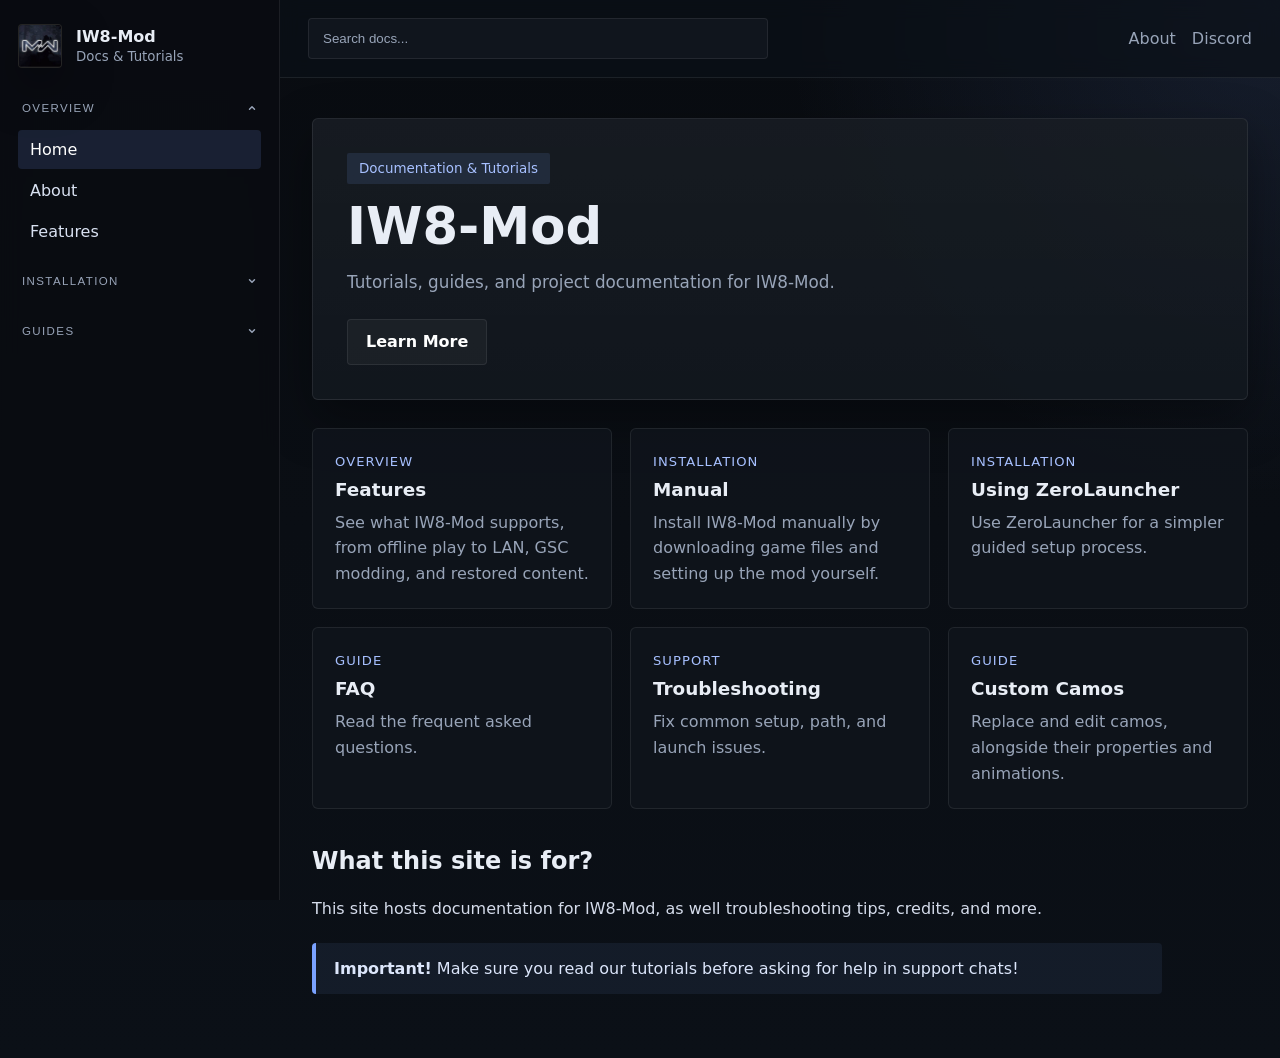
<file: index.html>
<!DOCTYPE html>
<html lang="en">

<head>
  <meta charset="UTF-8" />
  <meta name="viewport" content="width=device-width, initial-scale=1.0" />
  <title>IW8-Mod Docs - Home</title>
  <meta name="description" content="Documentation and tutorials for the IW8-Mod Call of Duty modding project." />
  <link rel="stylesheet" href="assets/css/style.css" />
  <link rel="icon" type="image/png" href="assets/images/iw8mod-icon.jpg" />
  
  <meta content="IW8-Mod Docs - Home" property="og:title" />
  <meta content="Our homepage for IW8-Mod, explore tutorials and documentation." property="og:description" />
  <meta content="https://docs.iw8.dev" property="og:url" />
  
  <meta content="https://docs.iw8.dev/assets/images/iw8mod-icon.jpg" property="og:image" />
  
  <meta content="#FF5733" name="theme-color" />
</head>


<body>
  <div class="site-shell">
    <aside class="sidebar" id="sidebar">
      <div class="sidebar-inner">
        <a class="brand" href="/">
          <img class="brand-mark brand-logo" src="assets/images/iw8mod-icon.jpg" alt="IW8-Mod logo" />
          <div>
            <strong>IW8-Mod</strong>
            <small>Docs & Tutorials</small>
          </div>
        </a>

        <nav class="sidebar-nav">
          <div class="nav-group is-open">
            <button class="nav-group-toggle" type="button" aria-expanded="true">
              <span class="nav-label">Overview</span>
              <span class="nav-chevron">⌄</span>
            </button>
            <div class="nav-group-links">
              <a class="nav-link active" href="/">Home</a>
              <a class="nav-link" href="/about/">About</a>
              <a class="nav-link" href="/features/">Features</a>
            </div>
          </div>

          <div class="nav-group">
            <button class="nav-group-toggle" type="button" aria-expanded="false">
              <span class="nav-label">Installation</span>
              <span class="nav-chevron">⌄</span>
            </button>
            <div class="nav-group-links">
              <a class="nav-link" href="/installation/manual/">Manual</a>
              <a class="nav-link" href="/installation/zerolauncher/">Using ZeroLauncher</a>
            </div>
          </div>

          <div class="nav-group">
            <button class="nav-group-toggle" type="button" aria-expanded="false">
              <span class="nav-label">Guides</span>
              <span class="nav-chevron">⌄</span>
            </button>
            <div class="nav-group-links">
              <a class="nav-link" href="/guides/faq/">FAQ</a>
              <a class="nav-link" href="/guides/troubleshooting/">Troubleshooting</a>
              <a class="nav-link" href="/guides/camos/">Custom Camos</a>
              <a class="nav-link" href="../../guides/ricochet/">Ricochet Anti-Cheat</a>
            </div>
          </div>
        </nav>
      </div>
    </aside>

    <div class="main-area">
      <header class="topbar">
        <button class="menu-toggle" id="menuToggle" aria-label="Toggle sidebar">
          ☰
        </button>

        <div class="topbar-search">
          <input type="text" placeholder="Search docs..." />
        </div>

        <div class="topbar-links">
          <a href="/about/">About</a>
          <a href="https://discord.gg/WVSErUvBbj">Discord</a>
        </div>
      </header>

      <main class="content">
        <section class="hero">
          <div class="hero-badge">Documentation & Tutorials</div>
          <h1>IW8-Mod</h1>
          <p>
            Tutorials, guides, and project documentation for
            IW8-Mod.
          </p>

          <div class="hero-actions">
            <a class="btn btn-secondary" href="about/">Learn More</a>
          </div>
        </section>

        <section class="grid-cards">

          <a class="doc-card" href="features/">
            <span class="card-kicker">Overview</span>
            <h2>Features</h2>
            <p>See what IW8-Mod supports, from offline play to LAN, GSC modding, and restored content.</p>
          </a>

          <a class="doc-card" href="installation/manual/">
            <span class="card-kicker">Installation</span>
            <h2>Manual</h2>
            <p>Install IW8-Mod manually by downloading game files and setting up the mod yourself.</p>
          </a>

          <a class="doc-card" href="installation/zerolauncher/">
            <span class="card-kicker">Installation</span>
            <h2>Using ZeroLauncher</h2>
            <p>Use ZeroLauncher for a simpler guided setup process.</p>
          </a>

          <a class="doc-card" href="guides/faq/">
            <span class="card-kicker">Guide</span>
            <h2>FAQ</h2>
            <p>Read the frequent asked questions.</p>
          </a>

          <a class="doc-card" href="guides/troubleshooting/">
            <span class="card-kicker">Support</span>
            <h2>Troubleshooting</h2>
            <p>Fix common setup, path, and launch issues.</p>
          </a>

          <a class="doc-card" href="guides/camos/">
            <span class="card-kicker">Guide</span>
            <h2>Custom Camos</h2>
            <p>Replace and edit camos, alongside their properties and animations.</p>
          </a>

        </section>

        <section class="doc-section">
          <br>
          <br>
          <h2>What this site is for?</h2>
          <p>
            This site hosts documentation for IW8-Mod, as well troubleshooting tips, credits, and more.
          </p>

          <div class="callout">
            <strong>Important!</strong> Make sure you read our tutorials before asking for help in support chats!
          </div>
        </section>
      </main>
    </div>
  </div>
  <script src="assets/js/main.js"></script>
</body>

</html>
</file>
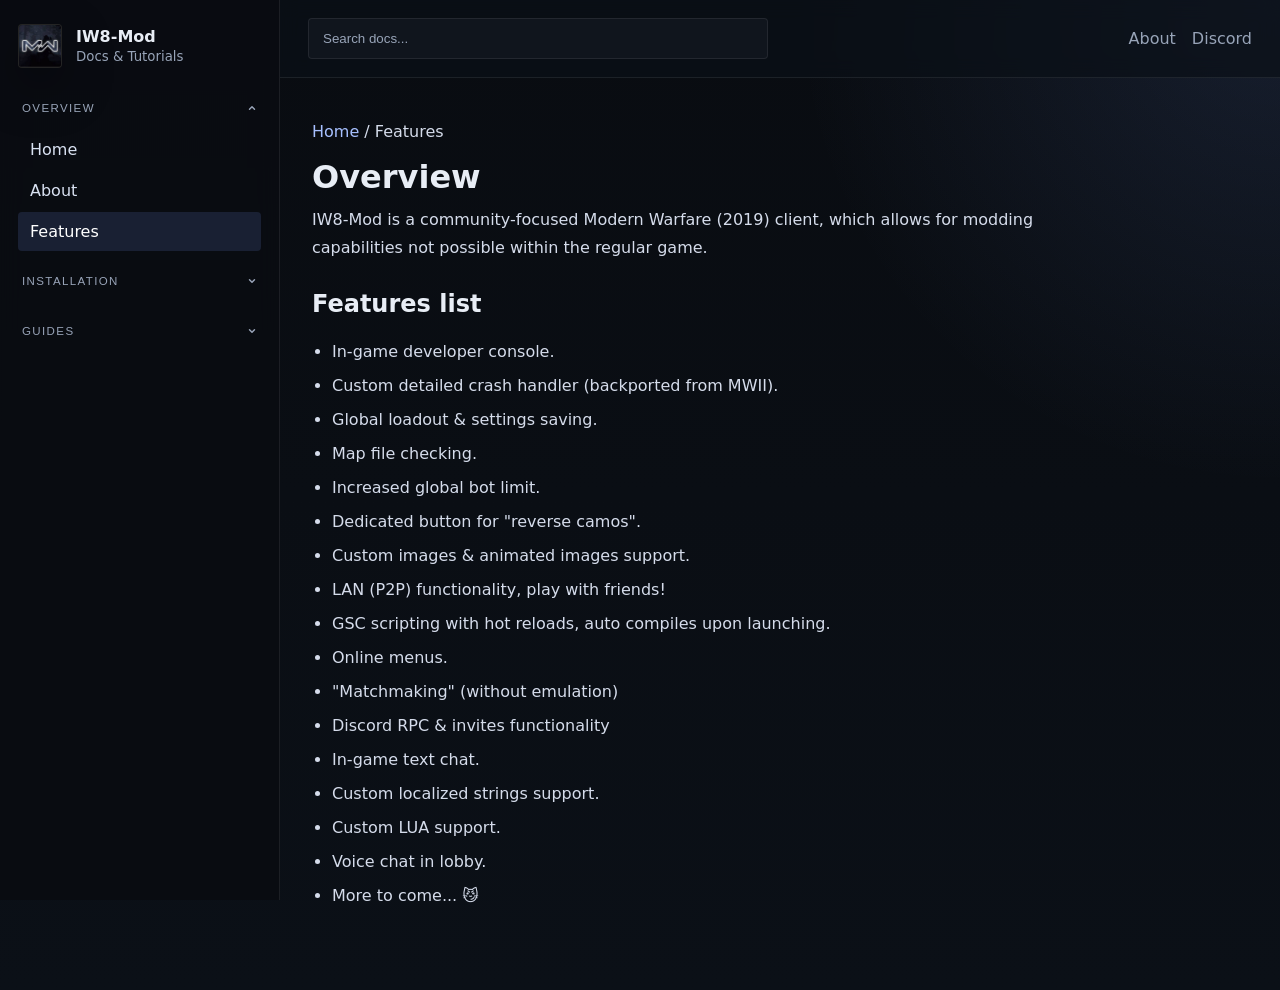
<file: features/index.html>
<!DOCTYPE html>
<html lang="en">

<head>
  <meta charset="UTF-8" />
  <meta name="viewport" content="width=device-width, initial-scale=1.0" />
  <title>IW8-Mod Docs - Features</title>
  <meta name="description" content="Features of IW8-Mod." />
  <link rel="stylesheet" href="../assets/css/style.css" />
  <link rel="icon" type="image/png" href="../assets/images/iw8mod-icon.jpg" />
</head>

<body>
  <div class="site-shell">
    <aside class="sidebar" id="sidebar">
      <div class="sidebar-inner">
        <a class="brand" href="../">
          <img class="brand-mark brand-logo" src="../assets/images/iw8mod-icon.jpg" alt="IW8-Mod logo" />
          <div>
            <strong>IW8-Mod</strong>
            <small>Docs & Tutorials</small>
          </div>
        </a>

        <nav class="sidebar-nav">
          <div class="nav-group is-open">
            <button class="nav-group-toggle" type="button" aria-expanded="true">
              <span class="nav-label">Overview</span>
              <span class="nav-chevron">⌄</span>
            </button>
            <div class="nav-group-links">
              <a class="nav-link" href="../">Home</a>
              <a class="nav-link" href="../about/">About</a>
              <a class="nav-link active" href="./">Features</a>
            </div>
          </div>

          <div class="nav-group">
            <button class="nav-group-toggle" type="button" aria-expanded="false">
              <span class="nav-label">Installation</span>
              <span class="nav-chevron">⌄</span>
            </button>
            <div class="nav-group-links">
              <a class="nav-link" href="../installation/manual/">Manual</a>
              <a class="nav-link" href="../installation/zerolauncher/">Using ZeroLauncher</a>
            </div>
          </div>

          <div class="nav-group">
            <button class="nav-group-toggle" type="button" aria-expanded="false">
              <span class="nav-label">Guides</span>
              <span class="nav-chevron">⌄</span>
            </button>
            <div class="nav-group-links">
              <a class="nav-link" href="../guides/faq/">FAQ</a>
              <a class="nav-link" href="../guides/troubleshooting/">Troubleshooting</a>
              <a class="nav-link" href="../guides/camos/">Custom Camos</a>
              <a class="nav-link" href="../../guides/ricochet/">Ricochet Anti-Cheat</a>
            </div>
          </div>
        </nav>
      </div>
    </aside>

    <div class="main-area">
      <header class="topbar">
        <button class="menu-toggle" id="menuToggle" aria-label="Toggle sidebar">☰</button>

        <div class="topbar-search">
          <input type="text" placeholder="Search docs..." />
        </div>

        <div class="topbar-links">
          <a href="../about/">About</a>
          <a href="https://discord.gg/WVSErUvBbj">Discord</a>
        </div>
      </header>

      <main class="content doc-page">
        <p class="breadcrumb"><a href="../">Home</a> / Features</p>
        <h1>Overview</h1>
        <p>
          IW8-Mod is a community-focused Modern Warfare (2019) client, which allows for modding capabilities not
          possible within the regular game.
        </p>

        <h2>Features list</h2>
        <ul>
          <li>In-game developer console.</li>
          <li>Custom detailed crash handler (backported from MWII).</li>
          <li>Global loadout & settings saving.</li>
          <li>Map file checking.</li>
          <li>Increased global bot limit.</li>
          <li>Dedicated button for "reverse camos".</li>
          <li>Custom images & animated images support.</li>
          <li>LAN (P2P) functionality, play with friends!</li>
          <li>GSC scripting with hot reloads, auto compiles upon launching.</li>
          <li>Online menus.</li>
          <li>"Matchmaking" (without emulation)</li>
          <li>Discord RPC & invites functionality</li>
          <li>In-game text chat.</li>
          <li>Custom localized strings support.</li>
          <li>Custom LUA support.</li>
          <li>Voice chat in lobby.</li>
          <li>More to come... 😼</li>
        </ul>
        </div>
      </main>
    </div>
  </div>
  <script src="../assets/js/main.js"></script>
</body>

</html>
</file>
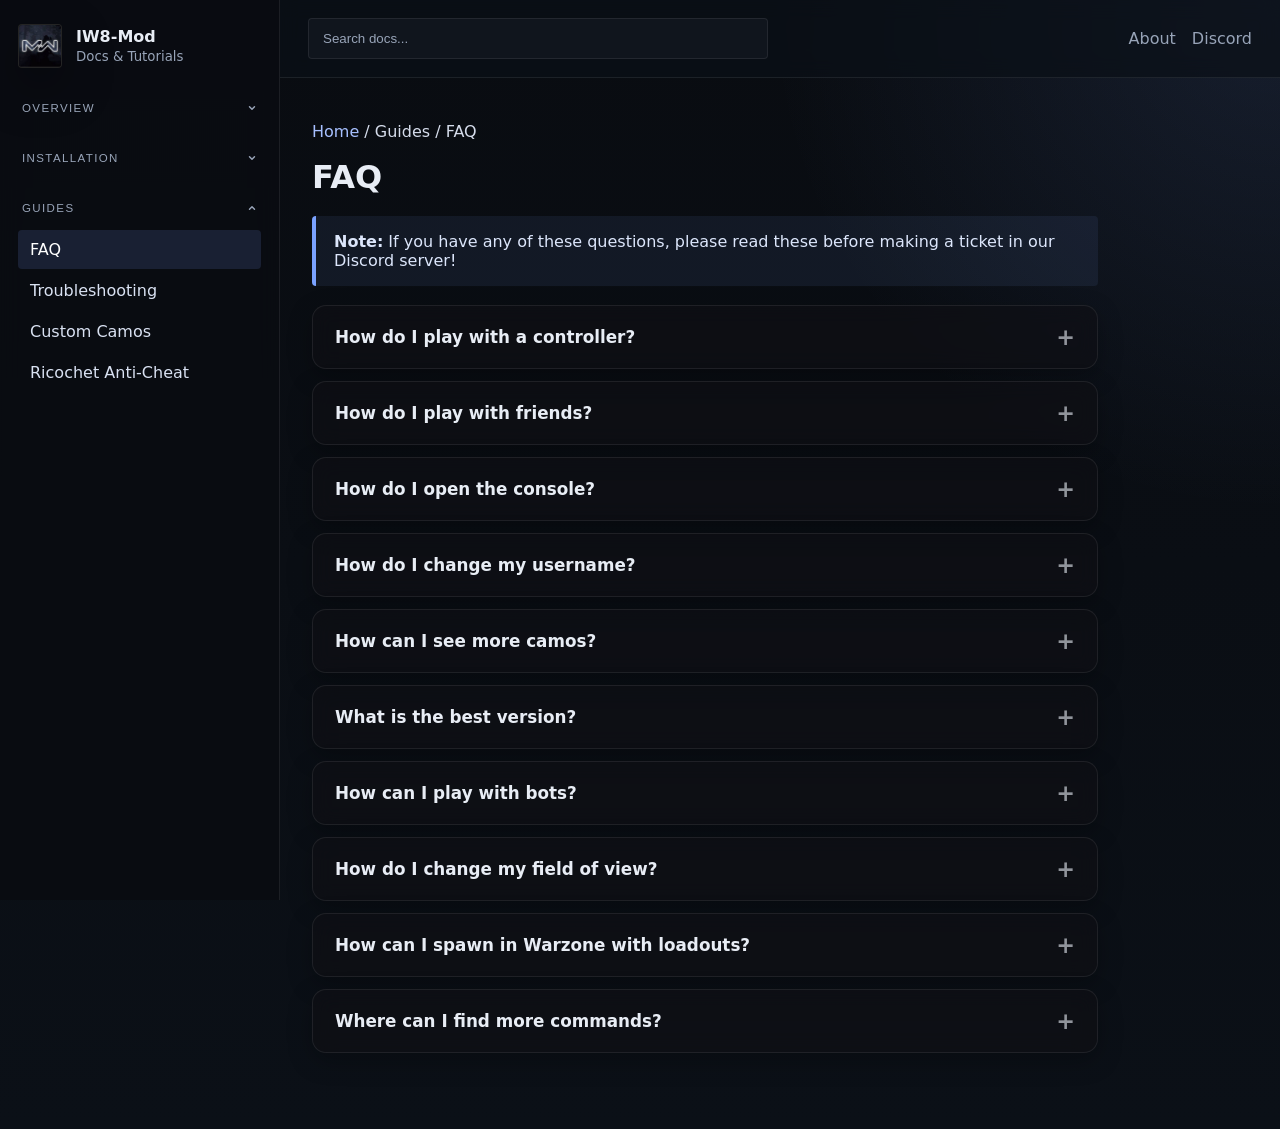
<file: guides/faq/index.html>
<!DOCTYPE html>
<html lang="en">

<head>
  <meta charset="UTF-8" />
  <meta name="viewport" content="width=device-width, initial-scale=1.0" />
  <title>IW8-Mod Docs - FAQ</title>
  <link rel="stylesheet" href="../../assets/css/style.css" />
  <link rel="icon" type="image/png" href="../../assets/images/iw8mod-icon.jpg" />
</head>

<body>
  <div class="site-shell">
    <aside class="sidebar" id="sidebar">
      <div class="sidebar-inner">
        <a class="brand" href="../../">
          <img class="brand-mark brand-logo" src="../../assets/images/iw8mod-icon.jpg" alt="IW8-Mod logo" />
          <div>
            <strong>IW8-Mod</strong>
            <small>Docs & Tutorials</small>
          </div>
        </a>

        <nav class="sidebar-nav">
          <div class="nav-group">
            <button class="nav-group-toggle" type="button" aria-expanded="false">
              <span class="nav-label">Overview</span>
              <span class="nav-chevron">⌄</span>
            </button>
            <div class="nav-group-links">
              <a class="nav-link" href="../../">Home</a>
              <a class="nav-link" href="../../about/">About</a>
              <a class="nav-link" href="../../features/">Features</a>
            </div>
          </div>

          <div class="nav-group">
            <button class="nav-group-toggle" type="button" aria-expanded="false">
              <span class="nav-label">Installation</span>
              <span class="nav-chevron">⌄</span>
            </button>
            <div class="nav-group-links">
              <a class="nav-link" href="../../installation/manual/">Manual</a>
              <a class="nav-link" href="../../installation/zerolauncher/">Using ZeroLauncher</a>
            </div>
          </div>

          <div class="nav-group is-open">
            <button class="nav-group-toggle" type="button" aria-expanded="true">
              <span class="nav-label">Guides</span>
              <span class="nav-chevron">⌄</span>
            </button>
            <div class="nav-group-links">
              <a class="nav-link active" href="../../guides/faq/">FAQ</a>
              <a class="nav-link" href="../../guides/troubleshooting/">Troubleshooting</a>
              <a class="nav-link" href="../../guides/camos/">Custom Camos</a>
              <a class="nav-link" href="../../guides/ricochet/">Ricochet Anti-Cheat</a>
            </div>
          </div>
        </nav>
      </div>
    </aside>

    <div class="main-area">
      <header class="topbar">
        <button class="menu-toggle" id="menuToggle" aria-label="Toggle sidebar">
          ☰
        </button>

        <div class="topbar-search">
          <input type="text" placeholder="Search docs..." />
        </div>

        <div class="topbar-links">
          <a href="../../about/">About</a>
          <a href="https://discord.gg/WVSErUvBbj">Discord</a>
        </div>
      </header>

      <main class="content doc-page">
        <p class="breadcrumb"><a href="../../">Home</a> / Guides / FAQ</p>
        <h1>FAQ</h1>
        
        <div class="callout">
          <strong>Note:</strong> If you have any of these questions, please read these before making a ticket in our Discord server!
        </div>
        <br>
      <details class="faq-item">
        <summary>How do I play with a controller?</summary>
        <p>
          The mods don't change how controllers work, so every game supports them natively.
          Unless your controller chip wasn't supported when the build was released
          (usually DualSense), look for a DS4 tutorial online.
        </p>
      </details>

      <details class="faq-item">
        <summary>How do I play with friends?</summary>
        <p>
          Go to the #lan-method channel on Discord.
          Vanguard &amp; Modern Warfare/Warzone (1.41.2 / 1.60.0 / 1.64.5) are supported.
        </p>
      </details>

      <details class="faq-item">
        <summary>How do I open the console?</summary>
        <p>
          Press the key under ESC. This is usually tilde (<code>`</code> or <code>~</code>)
          or <code>²</code> on AZERTY keyboards.
          If you have a 60% keyboard, press <code>FN + ESC</code> instead.
        </p>
      </details>

      <details class="faq-item">
        <summary>How do I change my username?</summary>
        <p>
          Use the command:
          <code>name Lifix</code><br>
          Replace <code>Lifix</code> with the username you want.
        </p>
      </details>

      <details class="faq-item">
        <summary>How can I see more camos?</summary>
        <p>
          You can see all available camouflages by pressing
          <strong>Camo Swap</strong> at the bottom of the camouflage menu.
          You can also create your own using the documentation available on this site.
        </p>
      </details>

      <details class="faq-item">
        <summary>What is the best version?</summary>
        <p>
          You'll need to decide that for yourself!
        </p>
      </details>

      <details class="faq-item">
        <summary>How can I play with bots?</summary>
        <p>
          Currently, bots require scripts. You can find them in the
          <strong>#community-extras</strong> channel.
          <br><br>
          <strong>Bots (GSC)</strong> by RyGuy2Cool provides regular game bots.
          <br>
          <strong>Bot Overhaul GSC</strong> by cilism includes more advanced AI behaviour.
        </p>
      </details>

      <details class="faq-item">
        <summary>How do I change my field of view?</summary>
        <p>
          You can change it through the in-game settings or by using:
          <br><br>
          <code>cg_fov</code> — sets a custom FOV value (65-120)
          <br>
          <code>cg_fovscale</code> — applies a multiplier to your current FOV (0.5-2.0)
        </p>
      </details>

      <details class="faq-item">
        <summary>How can I spawn in Warzone with loadouts?</summary>
        <p>
          Run the following command before starting a match:
          <br><br>

          <code>
            set scr_br_loadout_option standardammo;
            set scr_br_allowLoadout 1;
            set scr_br_use_set_loadouts 1;
            set scr_br_allowLoadoutOnlyInPreLobby 0
          </code>

          <br><br>

          To disable it, invert the numeric values.
        </p>
      </details>

      <details class="faq-item">
        <summary>Where can I find more commands?</summary>
        <p>
          Most users won't need additional commands, but advanced users can browse:
          <br><br>

          <a href="https://atu-atlas.github.io" target="_blank">
            atu-atlas.github.io
          </a>

          <br><br>

          <em>
            Note: This website is not affiliated with IW8-Mod and its content may vary.
          </em>
        </p>
      </details>
      </main>
    </div>
  </div>
  <script src="../../assets/js/main.js"></script>
</body>

</html>
</file>
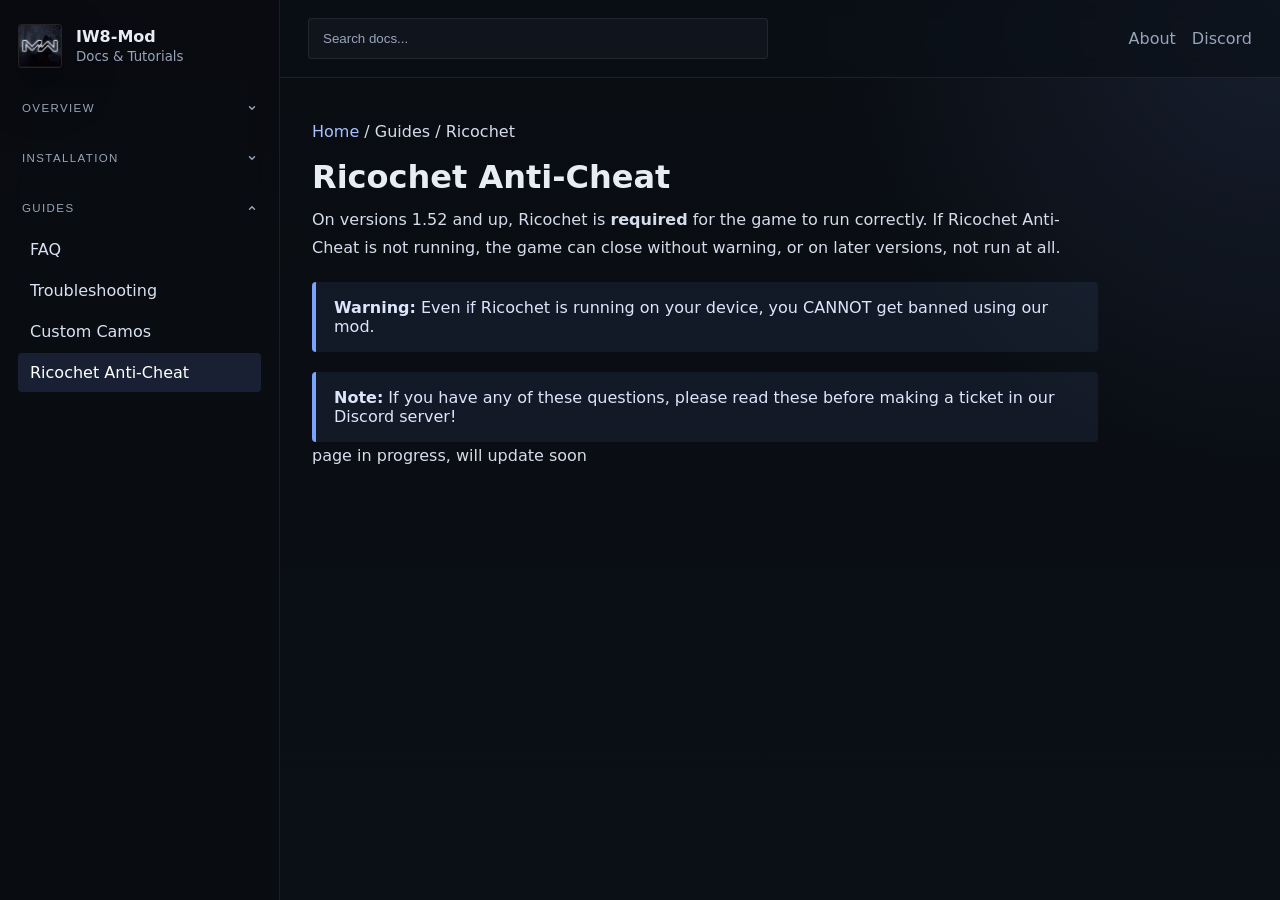
<file: guides/ricochet/index.html>
<!DOCTYPE html>
<html lang="en">

<head>
  <meta charset="UTF-8" />
  <meta name="viewport" content="width=device-width, initial-scale=1.0" />
  <title>IW8-Mod Docs - FAQ</title>
  <link rel="stylesheet" href="../../assets/css/style.css" />
  <link rel="icon" type="image/png" href="../../assets/images/iw8mod-icon.jpg" />
</head>

<body>
  <div class="site-shell">
    <aside class="sidebar" id="sidebar">
      <div class="sidebar-inner">
        <a class="brand" href="../../">
          <img class="brand-mark brand-logo" src="../../assets/images/iw8mod-icon.jpg" alt="IW8-Mod logo" />
          <div>
            <strong>IW8-Mod</strong>
            <small>Docs & Tutorials</small>
          </div>
        </a>

        <nav class="sidebar-nav">
          <div class="nav-group">
            <button class="nav-group-toggle" type="button" aria-expanded="false">
              <span class="nav-label">Overview</span>
              <span class="nav-chevron">⌄</span>
            </button>
            <div class="nav-group-links">
              <a class="nav-link" href="../../">Home</a>
              <a class="nav-link" href="../../about/">About</a>
              <a class="nav-link" href="../../features/">Features</a>
            </div>
          </div>

          <div class="nav-group">
            <button class="nav-group-toggle" type="button" aria-expanded="false">
              <span class="nav-label">Installation</span>
              <span class="nav-chevron">⌄</span>
            </button>
            <div class="nav-group-links">
              <a class="nav-link" href="../../installation/manual/">Manual</a>
              <a class="nav-link" href="../../installation/zerolauncher/">Using ZeroLauncher</a>
            </div>
          </div>

          <div class="nav-group is-open">
            <button class="nav-group-toggle" type="button" aria-expanded="true">
              <span class="nav-label">Guides</span>
              <span class="nav-chevron">⌄</span>
            </button>
            <div class="nav-group-links">
              <a class="nav-link" href="../../guides/faq/">FAQ</a>
              <a class="nav-link" href="../../guides/troubleshooting/">Troubleshooting</a>
              <a class="nav-link" href="../../guides/camos/">Custom Camos</a>
              <a class="nav-link active" href="../../guides/ricochet/">Ricochet Anti-Cheat</a>

            </div>
          </div>
        </nav>
      </div>
    </aside>

    <div class="main-area">
      <header class="topbar">
        <button class="menu-toggle" id="menuToggle" aria-label="Toggle sidebar">
          ☰
        </button>

        <div class="topbar-search">
          <input type="text" placeholder="Search docs..." />
        </div>

        <div class="topbar-links">
          <a href="../../about/">About</a>
          <a href="https://discord.gg/WVSErUvBbj">Discord</a>
        </div>
      </header>

      <main class="content doc-page">
        <p class="breadcrumb"><a href="../../">Home</a> / Guides / Ricochet</p>
        <h1>Ricochet Anti-Cheat</h1>
        
        <p>On versions 1.52 and up, Ricochet is <strong>required</strong> for the game to run correctly. 
            If Ricochet Anti-Cheat is not running, the game can close without warning, or on later versions, not run at all.
        </p>

        <div class="callout">
          <strong>Warning:</strong> Even if Ricochet is running on your device, you CANNOT get banned using our mod.
        </div>

        <div class="callout">
          <strong>Note:</strong> If you have any of these questions, please read these before making a ticket in our Discord server!
        </div>
        
        <p>page in progress, will update soon</p>

        <br>
      </main>
    </div>
  </div>
  <script src="../../assets/js/main.js"></script>
</body>

</html>
</file>
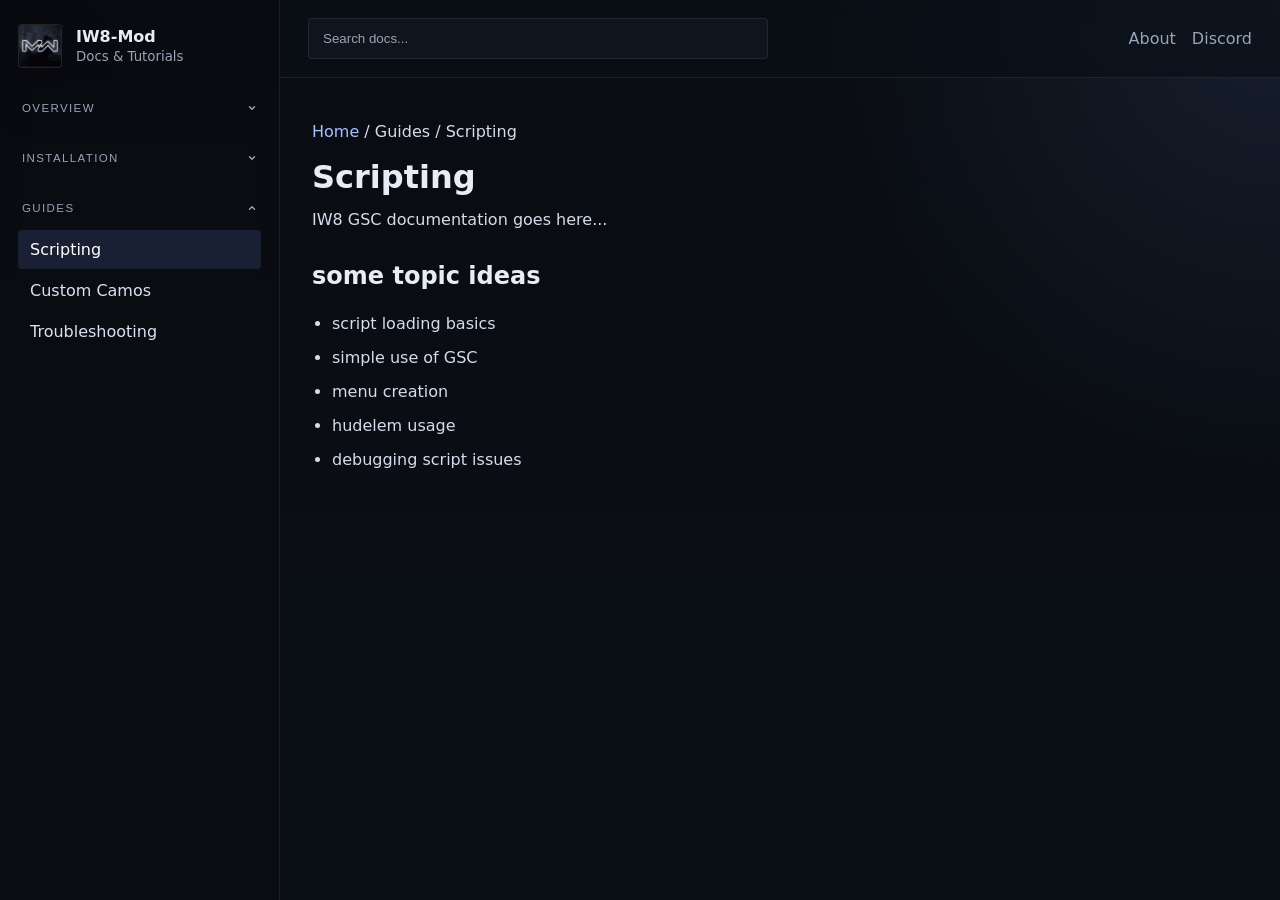
<file: guides/scripting/index.html>
<!DOCTYPE html>
<html lang="en">

<head>
  <meta charset="UTF-8" />
  <meta name="viewport" content="width=device-width, initial-scale=1.0" />
  <title>IW8-Mod Docs - Scripting</title>
  <link rel="stylesheet" href="../../assets/css/style.css" />
  <link rel="icon" type="image/png" href="../../assets/images/iw8mod-icon.jpg" />
</head>

<body>
  <div class="site-shell">
    <aside class="sidebar" id="sidebar">
      <div class="sidebar-inner">
        <a class="brand" href="../../">
          <img class="brand-mark brand-logo" src="../../assets/images/iw8mod-icon.jpg" alt="IW8-Mod logo" />
          <div>
            <strong>IW8-Mod</strong>
            <small>Docs & Tutorials</small>
          </div>
        </a>

        <nav class="sidebar-nav">
          <div class="nav-group">
            <button class="nav-group-toggle" type="button" aria-expanded="false">
              <span class="nav-label">Overview</span>
              <span class="nav-chevron">⌄</span>
            </button>
            <div class="nav-group-links">
              <a class="nav-link" href="../../">Home</a>
              <a class="nav-link" href="../../about/">About</a>
              <a class="nav-link" href="../../features/">Features</a>
            </div>
          </div>

          <div class="nav-group">
            <button class="nav-group-toggle" type="button" aria-expanded="false">
              <span class="nav-label">Installation</span>
              <span class="nav-chevron">⌄</span>
            </button>
            <div class="nav-group-links">
              <a class="nav-link" href="../../installation/manual/">Manual</a>
              <a class="nav-link" href="../../installation/zerolauncher/">Using ZeroLauncher</a>
            </div>
          </div>

          <div class="nav-group is-open">
            <button class="nav-group-toggle" type="button" aria-expanded="true">
              <span class="nav-label">Guides</span>
              <span class="nav-chevron">⌄</span>
            </button>
            <div class="nav-group-links">
              <a class="nav-link active" href="../../guides/scripting/">Scripting</a>
              <a class="nav-link" href="../../guides/camos/">Custom Camos</a>
              <a class="nav-link" href="../../guides/troubleshooting/">Troubleshooting</a>
            </div>
          </div>
        </nav>
      </div>
    </aside>

    <div class="main-area">
      <header class="topbar">
        <button class="menu-toggle" id="menuToggle" aria-label="Toggle sidebar">
          ☰
        </button>

        <div class="topbar-search">
          <input type="text" placeholder="Search docs..." />
        </div>

        <div class="topbar-links">
          <a href="../../about/">About</a>
          <a href="https://discord.gg/WVSErUvBbj">Discord</a>
        </div>
      </header>

      <main class="content doc-page">
        <p class="breadcrumb"><a href="../../">Home</a> / Guides / Scripting</p>
        <h1>Scripting</h1>
        <p>
          IW8 GSC documentation goes here...
        </p>

        <h2>some topic ideas</h2>
        <ul>
          <li>script loading basics</li>
          <li>simple use of GSC</li>
          <li>menu creation</li>
          <li>hudelem usage</li>
          <li>debugging script issues</li>
        </ul>
      </main>
    </div>
  </div>
  <script src="../../assets/js/main.js"></script>
</body>

</html>
</file>
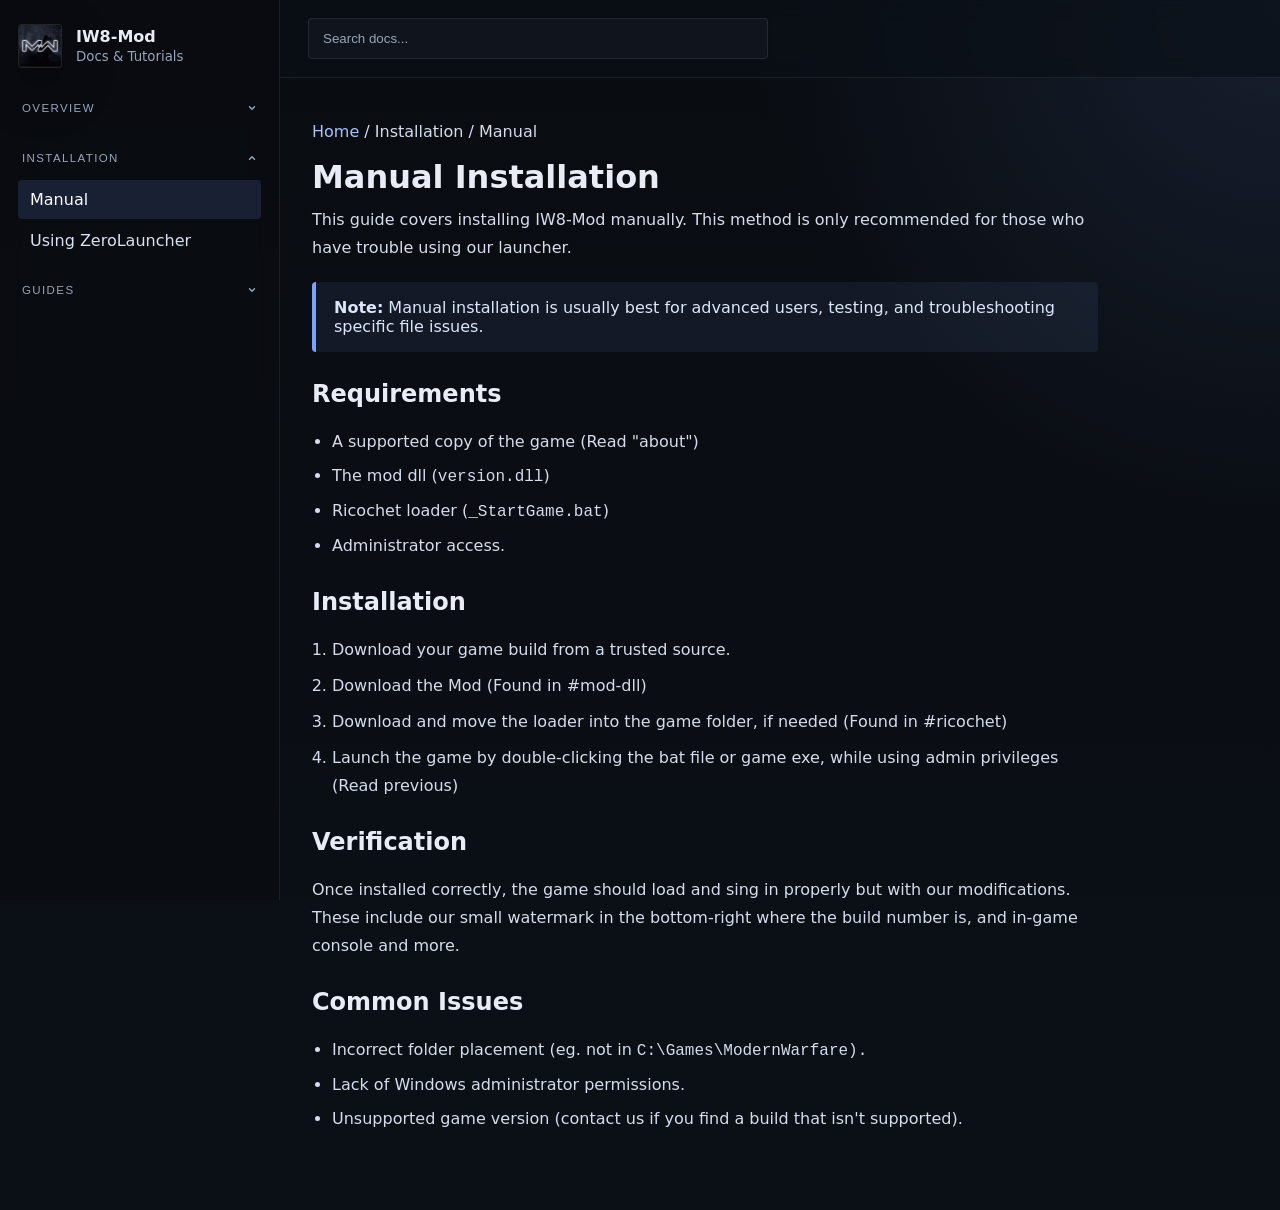
<file: installation/manual/index.html>
<!DOCTYPE html>
<html lang="en">

<head>
  <meta charset="UTF-8" />
  <meta name="viewport" content="width=device-width, initial-scale=1.0" />
  <title>IW8-Mod Docs - Manual Installation</title>
  <link rel="stylesheet" href="../../assets/css/style.css" />
  <link rel="icon" type="image/png" href="../../assets/images/iw8mod-icon.jpg" />
</head>

<body>
  <div class="site-shell">
    <aside class="sidebar" id="sidebar">
      <div class="sidebar-inner">
        <a class="brand" href="../../">
          <img class="brand-mark brand-logo" src="../../assets/images/iw8mod-icon.jpg" alt="IW8-Mod logo" />
          <div>
            <strong>IW8-Mod</strong>
            <small>Docs & Tutorials</small>
          </div>
        </a>

        <nav class="sidebar-nav">
          <div class="nav-group">
            <button class="nav-group-toggle" type="button" aria-expanded="false">
              <span class="nav-label">Overview</span>
              <span class="nav-chevron">⌄</span>
            </button>
            <div class="nav-group-links">
              <a class="nav-link" href="../../">Home</a>
              <a class="nav-link" href="../../about/">About</a>
              <a class="nav-link" href="../../features/">Features</a>
            </div>
          </div>

          <div class="nav-group is-open">
            <button class="nav-group-toggle" type="button" aria-expanded="true">
              <span class="nav-label">Installation</span>
              <span class="nav-chevron">⌄</span>
            </button>
            <div class="nav-group-links">
              <a class="nav-link active" href="../../installation/manual/">Manual</a>
              <a class="nav-link" href="../../installation/zerolauncher/">Using ZeroLauncher</a>
            </div>
          </div>

          <div class="nav-group">
            <button class="nav-group-toggle" type="button" aria-expanded="false">
              <span class="nav-label">Guides</span>
              <span class="nav-chevron">⌄</span>
            </button>
            <div class="nav-group-links">
              <a class="nav-link" href="../../guides/faq/">FAQ</a>
              <a class="nav-link" href="../../guides/troubleshooting/">Troubleshooting</a>
              <a class="nav-link" href="../../guides/camos/">Custom Camos</a>
              <a class="nav-link" href="../../guides/ricochet/">Ricochet Anti-Cheat</a>
            </div>
          </div>
        </nav>
      </div>
    </aside>

    <div class="main-area">
      <header class="topbar">
        <button class="menu-toggle" id="menuToggle" aria-label="Toggle sidebar">☰</button>
        <div class="topbar-search">
          <input type="text" placeholder="Search docs..." />
        </div>
      </header>

      <main class="content doc-page">
        <p class="breadcrumb"><a href="../../">Home</a> / Installation / Manual</p>
        <h1>Manual Installation</h1>
        <p>
          This guide covers installing IW8-Mod manually. This method is only recommended for those
          who have trouble using our launcher.
        </p>

        <div class="callout">
          <strong>Note:</strong> Manual installation is usually best for advanced users,
          testing, and troubleshooting specific file issues.
        </div>

        <h2>Requirements</h2>
        <ul>
          <li>A supported copy of the game (Read "about")</li>
          <li>The mod dll (<code>version.dll</code>)</li>
          <li>Ricochet loader (<code>_StartGame.bat</code>)</li>
          <li>Administrator access.</li>
        </ul>

        <h2>Installation</h2>
        <ol>
          <li>Download your game build from a trusted source.</li>
          <li>Download the Mod (Found in <a href="https://discord.com/channels/1401240735751213106/1509238715325612112">#mod-dll</a>)</li>
          <li>Download and move the loader into the game folder, if needed (Found in <a href="https://discord.com/channels/1401240735751213106/1401588869551358144">#ricochet</a>)</li>
          <li>Launch the game by double-clicking the bat file or game exe, while using admin privileges (Read previous)
          </li>
        </ol>

        <h2>Verification</h2>
        <p>
          Once installed correctly, the game should load and sing in properly but with our modifications.
          These include our small watermark in the bottom-right where the build number is, and in-game console and more.
        </p>

        <h2>Common Issues</h2>
        <ul>
          <li>Incorrect folder placement (eg. not in <code>C:\Games\ModernWarfare).</code></li>
          <li>Lack of Windows administrator permissions.</li>
          <li>Unsupported game version (contact us if you find a build that isn't supported).</li>
        </ul>
      </main>
    </div>
  </div>
  <script src="../../assets/js/main.js"></script>
</body>

</html>
</file>
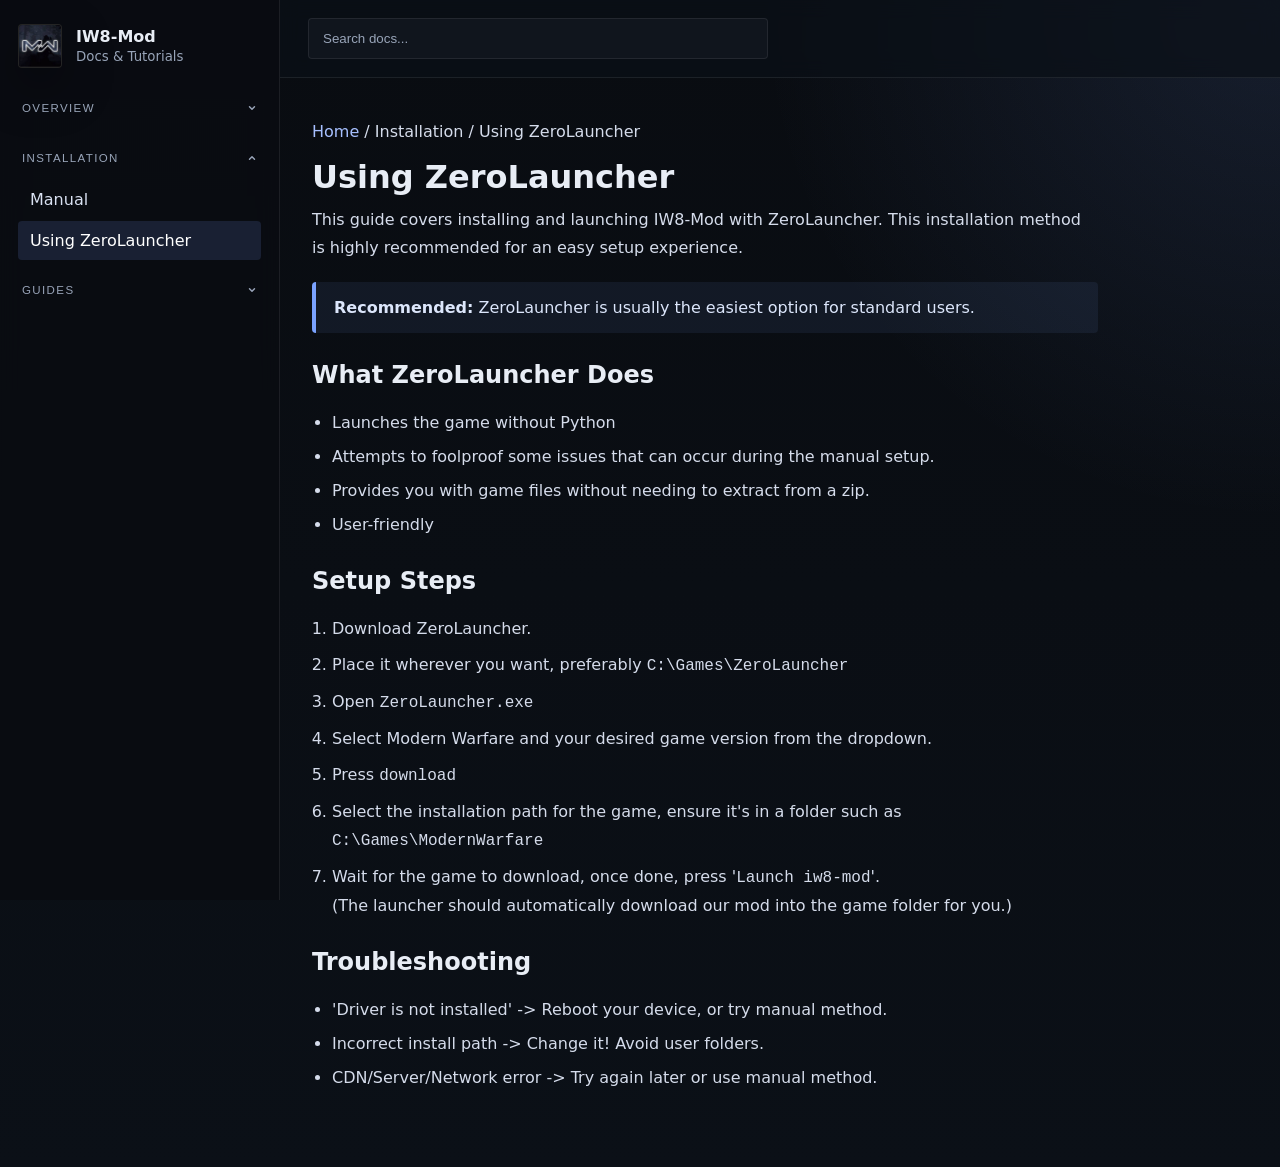
<file: installation/zerolauncher/index.html>
<!DOCTYPE html>
<html lang="en">

<head>
  <meta charset="UTF-8" />
  <meta name="viewport" content="width=device-width, initial-scale=1.0" />
  <title>IW8-Mod Docs - Using ZeroLauncher</title>
  <link rel="stylesheet" href="../../assets/css/style.css" />
  <link rel="icon" type="image/png" href="/assets/images/iw8mod-icon.jpg" />
</head>

<body>
  <div class="site-shell">
    <aside class="sidebar" id="sidebar">
      <div class="sidebar-inner">
        <a class="brand" href="../../">
          <img class="brand-mark brand-logo" src="../../assets/images/iw8mod-icon.jpg" alt="IW8-Mod logo" />
          <div>
            <strong>IW8-Mod</strong>
            <small>Docs & Tutorials</small>
          </div>
        </a>

        <nav class="sidebar-nav">
          <div class="nav-group">
            <button class="nav-group-toggle" type="button" aria-expanded="false">
              <span class="nav-label">Overview</span>
              <span class="nav-chevron">⌄</span>
            </button>
            <div class="nav-group-links">
              <a class="nav-link" href="../../">Home</a>
              <a class="nav-link" href="../../about/">About</a>
              <a class="nav-link" href="../../features/">Features</a>
            </div>
          </div>

          <div class="nav-group is-open">
            <button class="nav-group-toggle" type="button" aria-expanded="true">
              <span class="nav-label">Installation</span>
              <span class="nav-chevron">⌄</span>
            </button>
            <div class="nav-group-links">
              <a class="nav-link" href="../../installation/manual/">Manual</a>
              <a class="nav-link active" href="../../installation/zerolauncher/">Using ZeroLauncher</a>
            </div>
          </div>

          <div class="nav-group">
            <button class="nav-group-toggle" type="button" aria-expanded="false">
              <span class="nav-label">Guides</span>
              <span class="nav-chevron">⌄</span>
            </button>
            <div class="nav-group-links">
              <a class="nav-link" href="../../guides/faq/">FAQ</a>
              <a class="nav-link" href="../../guides/troubleshooting/">Troubleshooting</a>
              <a class="nav-link" href="../../guides/camos/">Custom Camos</a>
              <a class="nav-link" href="../../guides/ricochet/">Ricochet Anti-Cheat</a>
            </div>
          </div>
        </nav>
      </div>
    </aside>

    <div class="main-area">
      <header class="topbar">
        <button class="menu-toggle" id="menuToggle" aria-label="Toggle sidebar">☰</button>
        <div class="topbar-search">
          <input type="text" placeholder="Search docs..." />
        </div>
      </header>

      <main class="content doc-page">
        <p class="breadcrumb"><a href="../../">Home</a> / Installation / Using ZeroLauncher</p>
        <h1>Using ZeroLauncher</h1>
        <p>
          This guide covers installing and launching IW8-Mod with ZeroLauncher.
          This installation method is highly recommended for an easy setup experience.
        </p>

        <div class="callout">
          <strong>Recommended:</strong> ZeroLauncher is usually the easiest option for standard users.
        </div>

        <h2>What ZeroLauncher Does</h2>
        <ul>
          <li>Launches the game without Python</li>
          <li>Attempts to foolproof some issues that can occur during the manual setup.</li>
          <li>Provides you with game files without needing to extract from a zip.</li>
          <li>User-friendly</li>
        </ul>

        <h2>Setup Steps</h2>
        <ol>
          <li>Download ZeroLauncher.</li>
          <li>Place it wherever you want, preferably <code>C:\Games\ZeroLauncher</code></li>
          <li>Open <code>ZeroLauncher.exe</code></li>
          <li>Select Modern Warfare and your desired game version from the dropdown.</li>
          <li>Press <code>download</code></li>
          <li>Select the installation path for the game, ensure it's in a folder such as
            <code>C:\Games\ModernWarfare</code>
          </li>
          <li>Wait for the game to download, once done, press '<code>Launch iw8-mod</code>'.
            <br>(The launcher should automatically download our mod into the game folder for you.)
          </li>
        </ol>

        <h2>Troubleshooting</h2>
        <ul>
          <li>'Driver is not installed' -> Reboot your device, or try manual method.</li>
          <li>Incorrect install path -> Change it! Avoid user folders.</li>
          <li>CDN/Server/Network error -> Try again later or use manual method.</li>
        </ul>
      </main>
    </div>
  </div>
  <script src="../../assets/js/main.js"></script>
</body>

</html>
</file>
<file: assets/css/style.css>
:root {
  --bg: #0a0d12;
  --panel: #10151d;
  --panel-2: #151c27;
  --border: rgba(255, 255, 255, 0.08);
  --text: #e8edf5;
  --muted: #98a4b8;
  --accent: #7aa2ff;
  --accent-2: #a7c0ff;
  --shadow: 0 18px 50px rgba(0, 0, 0, 0.35);
  --radius-lg: 6px;
  --radius-md: 4px;
  --radius-sm: 2px;
  --sidebar-width: 280px;
}

* {
  box-sizing: border-box;
}

html {
  scroll-behavior: smooth;
}

body {
  margin: 0;
  font-family: Inter, system-ui, Arial, sans-serif;
  background:
    radial-gradient(circle at top right, rgba(122, 162, 255, 0.12), transparent 30%),
    linear-gradient(180deg, #090c11 0%, #0b1017 100%);
  color: var(--text);
}

a {
  color: inherit;
  text-decoration: none;
}

code,
pre {
  font-family: Consolas, Monaco, monospace;
}

.site-shell {
  display: flex;
  min-height: 100vh;
}

.sidebar {
  width: var(--sidebar-width);
  background: rgba(10, 13, 18, 0.92);
  border-right: 1px solid var(--border);
  position: sticky;
  top: 0;
  height: 100vh;
  backdrop-filter: blur(12px);
  z-index: 30;
}

.sidebar-inner {
  padding: 24px 18px;
}

.brand {
  display: flex;
  align-items: center;
  gap: 14px;
  margin-bottom: 28px;
}

.brand-mark {
  width: 44px;
  height: 44px;
  border-radius: var(--radius-md);
  object-fit: cover;
  display: block;
  box-shadow: var(--shadow);
  border: 1px solid rgba(255, 255, 255, 0.08);
  background: #111;
}

.brand-logo {
  flex-shrink: 0;
}

.brand strong {
  display: block;
  font-size: 1rem;
}

.brand small {
  color: var(--muted);
}

.sidebar-nav {
  display: flex;
  flex-direction: column;
  gap: 18px;
}

.nav-group {
  display: flex;
  flex-direction: column;
  gap: 8px;
}

.nav-label {
  font-size: 0.72rem;
  text-transform: uppercase;
  letter-spacing: 0.12em;
  color: var(--muted);
  margin-bottom: 4px;
}

.nav-link {
  display: block;
  padding: 10px 12px;
  border-radius: var(--radius-md);
  color: #d9e2f2;
  transition: background 0.2s ease, color 0.2s ease, transform 0.2s ease;
}

.nav-link:hover,
.nav-link.active {
  background: rgba(122, 162, 255, 0.14);
  color: white;
}

.nav-link:hover {
  transform: translateX(2px);
}

.main-area {
  flex: 1;
  min-width: 0;
}

.topbar {
  display: flex;
  align-items: center;
  justify-content: space-between;
  gap: 16px;
  padding: 18px 28px;
  border-bottom: 1px solid var(--border);
  background: rgba(11, 16, 23, 0.7);
  backdrop-filter: blur(10px);
  position: sticky;
  top: 0;
  z-index: 20;
}

.menu-toggle {
  display: none;
  border: 1px solid var(--border);
  background: var(--panel);
  color: var(--text);
  border-radius: var(--radius-md);
  padding: 10px 12px;
  cursor: pointer;
}

.topbar-search {
  flex: 1;
  max-width: 460px;
}

.topbar-search input {
  width: 100%;
  padding: 12px 14px;
  border-radius: var(--radius-md);
  border: 1px solid var(--border);
  background: var(--panel);
  color: var(--text);
  outline: none;
}

.topbar-links {
  display: flex;
  align-items: center;
  gap: 16px;
}

.topbar-links a {
  color: var(--muted);
  transition: 0.2s ease;
}

.topbar-links a:hover {
  color: white;
}

.content {
  padding: 40px 32px 64px;
  max-width: 1100px;
}

.hero {
  padding: 34px;
  border: 1px solid var(--border);
  border-radius: var(--radius-lg);
  background:
    linear-gradient(180deg, rgba(255, 255, 255, 0.03), rgba(255, 255, 255, 0.01)),
    rgba(16, 21, 29, 0.86);
  box-shadow: var(--shadow);
}

.hero-badge {
  display: inline-block;
  padding: 8px 12px;
  border-radius: var(--radius-sm);
  background: rgba(122, 162, 255, 0.12);
  color: var(--accent-2);
  font-size: 0.84rem;
  margin-bottom: 12px;
}

.hero h1 {
  margin: 0 0 12px;
  font-size: clamp(2rem, 4vw, 3.5rem);
}

.hero p {
  margin: 0;
  max-width: 720px;
  color: var(--muted);
  font-size: 1.05rem;
  line-height: 1.7;
}

.hero-actions {
  display: flex;
  gap: 12px;
  margin-top: 22px;
  flex-wrap: wrap;
}

.btn {
  display: inline-flex;
  align-items: center;
  justify-content: center;
  min-height: 46px;
  padding: 0 18px;
  border-radius: var(--radius-md);
  font-weight: 600;
  transition: 0.2s ease;
}

.btn-primary {
  background: linear-gradient(135deg, var(--accent), #5d84df);
  color: white;
}

.btn-primary:hover {
  transform: translateY(-1px);
}

.btn-secondary {
  background: rgba(255, 255, 255, 0.04);
  border: 1px solid var(--border);
  color: white;
}

.grid-cards {
  display: grid;
  grid-template-columns: repeat(3, minmax(0, 1fr));
  gap: 18px;
  margin-top: 28px;
}

.doc-card {
  display: block;
  padding: 22px;
  border-radius: var(--radius-lg);
  border: 1px solid var(--border);
  background: rgba(16, 21, 29, 0.78);
  transition: 0.2s ease;
}

.doc-card:hover {
  transform: translateY(-3px);
  border-color: rgba(122, 162, 255, 0.25);
}

.card-kicker {
  display: inline-block;
  margin-bottom: 10px;
  color: var(--accent-2);
  font-size: 0.82rem;
  text-transform: uppercase;
  letter-spacing: 0.08em;
}

.doc-card h2 {
  margin: 0 0 10px;
  font-size: 1.15rem;
}

.doc-card p {
  margin: 0;
  color: var(--muted);
  line-height: 1.6;
}

.doc-section,
.doc-page {
  max-width: 850px;
}

.doc-page h1,
.doc-section h2 {
  margin-top: 0;
}

.doc-page p,
.doc-page li,
.doc-section p {
  color: #d5dceb;
  line-height: 1.75;
}

.topbar-search input::placeholder {
  color: var(--muted);
}

.doc-page ul,
.doc-page ol {
  padding-left: 20px;
}

.callout {
  margin-top: 20px;
  padding: 16px 18px;
  border-left: 4px solid var(--accent);
  border-radius: var(--radius-md);
  background: rgba(122, 162, 255, 0.08);
  color: #dce6fb;
}

pre {
  padding: 16px;
  border-radius: var(--radius-md);
  background: #0b1118;
  border: 1px solid var(--border);
  overflow-x: auto;
}

.breadcrumb {
  color: var(--muted);
  margin-bottom: 12px;
}

.breadcrumb a {
  color: var(--accent-2);
}

@media (max-width: 980px) {
  .grid-cards {
    grid-template-columns: 1fr;
  }

  .sidebar {
    position: fixed;
    left: -100%;
    transition: 0.25s ease;
  }

  .sidebar.open {
    left: 0;
  }

  .menu-toggle {
    display: inline-flex;
  }

  .topbar {
    padding: 16px 18px;
  }

  .content {
    padding: 24px 18px 48px;
  }

  .topbar-links {
    display: none;
  }
}

.iw8-mod-banner {
  display: block;
  width: 100%;
  max-width: 720px;
  max-height: 320px;

  margin: 18px 0 26px 0;

  border-radius: var(--radius-lg);
  object-fit: cover;

  border: 1px solid var(--border);
  box-shadow: var(--shadow);
}


.doc-page h1 {
  margin-bottom: 10px;
}

.doc-page p {
  margin-top: 0;
}

.doc-page h2 {
  margin-top: 28px;
}

.doc-page ul li {
  margin-bottom: 6px;
}

.doc-page ol li {
  margin-bottom: 8px;
}

.topbar-search {
  flex: 1;
  max-width: 460px;
  position: relative;
}

.search-results {
  position: absolute;
  top: calc(100% + 10px);
  left: 0;
  right: 0;
  display: none;
  padding: 8px;
  border-radius: var(--radius-md);
  border: 1px solid var(--border);
  background: rgba(16, 21, 29, 0.98);
  backdrop-filter: blur(12px);
  box-shadow: var(--shadow);
  z-index: 50;
}

.search-results.visible {
  display: block;
}

.search-result-item {
  display: block;
  padding: 12px 14px;
  border-radius: var(--radius-md);
  transition: 0.2s ease;
}

.search-result-item:hover {
  background: rgba(122, 162, 255, 0.12);
}

.search-result-item strong {
  display: block;
  color: white;
  font-size: 0.96rem;
}

.search-result-section {
  display: block;
  margin-bottom: 4px;
  color: var(--accent-2);
  font-size: 0.76rem;
  text-transform: uppercase;
  letter-spacing: 0.08em;
}

.search-result-empty {
  padding: 12px 14px;
  color: var(--muted);
  border-radius: var(--radius-md);
}

.nav-group {
  display: flex;
  flex-direction: column;
  gap: 8px;
}

.nav-group-toggle {
  width: 100%;
  display: flex;
  align-items: center;
  justify-content: space-between;
  gap: 10px;
  padding: 6px 4px;
  background: transparent;
  border: 0;
  color: inherit;
  cursor: pointer;
  text-align: left;
}

.nav-group-toggle .nav-label {
  margin-bottom: 0;
}

.nav-chevron {
  display: inline-block;
  width: 10px;
  height: 10px;
  font-size: 0;
  color: transparent !important;
  background-color: var(--muted);
  -webkit-mask: url("data:image/svg+xml,%3Csvg xmlns='http://www.w3.org/2000/svg' viewBox='0 0 24 24' fill='none' stroke='black' stroke-width='3.5' stroke-linecap='round' stroke-linejoin='round'%3E%3Cpath d='m6 9 6 6 6-6'/%3E%3C/svg%3E") no-repeat center;
  mask: url("data:image/svg+xml,%3Csvg xmlns='http://www.w3.org/2000/svg' viewBox='0 0 24 24' fill='none' stroke='black' stroke-width='3.5' stroke-linecap='round' stroke-linejoin='round'%3E%3Cpath d='m6 9 6 6 6-6'/%3E%3C/svg%3E") no-repeat center;
  -webkit-mask-size: contain;
  mask-size: contain;
  transition: transform 0.25s cubic-bezier(0.2, 0, 0, 1), background-color 0.2s ease;
  vertical-align: middle;
}

.nav-group-links {
  overflow: hidden;
  max-height: 0;
  opacity: 0;
  transition:
    max-height 0.28s ease,
    opacity 0.2s ease;
}

.nav-group-links>* {
  overflow: hidden;
}

.nav-group.is-open .nav-group-links {
  max-height: 500px;
  opacity: 1;
}

.nav-group.is-open .nav-chevron {
  transform: rotate(-180deg);
}

.nav-group-links .nav-link {
  display: block;
  margin-top: 2px;
}

.nav-group-toggle:hover .nav-label {
  color: white;
}

.nav-group-toggle:hover .nav-chevron {
  background-color: white;
}

.doc-image-card {
  margin: 18px 0 26px;
  padding: 10px;
  border-radius: var(--radius-lg);
  background: rgba(16, 21, 29, 0.72);
  border: 1px solid var(--border);
  box-shadow: var(--shadow);
}

.doc-image {
  display: block;
  width: 100%;
  max-width: 820px;
  margin: 0 auto;
  border-radius: var(--radius-md);
  border: 1px solid rgba(255, 255, 255, 0.06);
  object-fit: cover;
}

.doc-image-caption {
  margin: 12px 4px 2px;
  color: var(--muted);
  font-size: 0.92rem;
  line-height: 1.6;
  text-align: center;
}

.doc-image-small {
  max-width: 520px;
}

.doc-image-medium {
  max-width: 700px;
}

.doc-image-large {
  max-width: 920px;
}

.doc-image-inline {
  margin-top: 12px;
}

@media (max-width: 980px) {
  .doc-image-card {
    padding: 8px;
    border-radius: var(--radius-md);
  }

  .doc-image {
    border-radius: var(--radius-md);
  }

  .doc-image-caption {
    font-size: 0.88rem;
  }
}

.file-tree {
  background: rgba(16, 21, 29, 0.72);
  border: 1px solid var(--border);
  border-radius: var(--radius-md);
  padding: 14px 18px;
  margin: 1.5em 0;
  max-width: 480px;
}

.file-tree-title {
  font-size: 0.72rem;
  font-weight: 600;
  color: var(--text-muted);
  text-transform: uppercase;
  letter-spacing: 0.08em;
  margin-bottom: 12px;
  border-bottom: 1px solid var(--border);
  padding-bottom: 8px;
}

.file-tree-node {
  display: flex;
  align-items: center;
  gap: 8px;
  padding: 4px 0;
  font-family: monospace;
  font-size: 0.84rem;
}

.file-tree-node.folder {
  color: #ffffff;
  font-weight: 600;
}

.file-tree-children {
  margin-left: 10px;
  border-left: 1px solid var(--border);
  padding-left: 14px;
}

.file-tree-node.file {
  color: var(--text-muted);
}

.file-tree-node.file:hover {
  color: var(--text);
}

.file-icon {
  flex-shrink: 0;
}

.slider-controls {
  display: flex;
  gap: 8px;
  margin: 1.5em auto 1em auto;
  justify-content: safe center;
  flex-wrap: nowrap;
  overflow-x: auto;
  white-space: nowrap;
  padding: 6px 12px;
  max-width: 100%;
  scrollbar-width: none;
  -webkit-overflow-scrolling: touch;
}

.slider-controls::-webkit-scrollbar {
  display: none;
}

.slider-tab {
  flex-shrink: 0;
  background: var(--bg-hover);
  border: 1px solid var(--border);
  color: var(--text-muted);
  padding: 4px 8px;
  font-size: 0.66rem;
  font-family: inherit;
  cursor: pointer;
  border-radius: var(--radius-sm);
  transition: all 0.2s ease;
  font-weight: 600;
  text-transform: uppercase;
  letter-spacing: 0.03em;
}

.slider-tab:hover {
  background: var(--border);
  color: var(--text);
}

.slider-tab.active {
  background: var(--accent);
  border-color: var(--accent);
  color: #ffffff;
}

.variant-controls {
  display: flex;
  gap: 8px;
  margin: 0 0 1.5em 0;
  justify-content: center;
  align-items: center;
  flex-wrap: wrap;
}

.variant-label {
  font-size: 0.82rem;
  color: var(--text-muted);
  font-weight: 600;
  text-transform: uppercase;
  letter-spacing: 0.05em;
  margin-right: 6px;
}

.variant-indicator {
  background: var(--bg-hover);
  border: 1px solid var(--border);
  color: var(--text-muted);
  padding: 5px 12px;
  font-size: 0.76rem;
  font-family: inherit;
  border-radius: var(--radius-sm);
  transition: all 0.3s ease;
  font-weight: 600;
  text-transform: uppercase;
  letter-spacing: 0.05em;
  opacity: 0.5;
}

.variant-indicator.active {
  background: var(--accent-2);
  border-color: var(--accent-2);
  color: #ffffff;
  opacity: 1;
}

.slider-option {
  display: none;
  position: relative;
  width: 100%;
}

.slider-option.active {
  display: block;
}

.cd-image-container {
  position: relative;
  width: 100%;
  max-width: 768px;
  margin: 0 auto 2em auto;
  overflow: hidden;
  border: 1px solid var(--border);
  box-shadow: var(--shadow);
  border-radius: var(--radius-lg);
  user-select: none;
}

.cd-image-container img,
.cd-image-container video {
  display: block;
  width: 100%;
  height: auto;
  pointer-events: none;
}

.cd-image-container img {
  transition: opacity 0.35s ease;
  opacity: 1;
}

.cd-image-container img.fade-out {
  opacity: 0;
}

.cd-image-label {
  position: absolute;
  font-weight: 600;
  font-size: 0.76rem;
  text-transform: uppercase;
  letter-spacing: 0.08em;
  top: 14px;
  color: #ffffff;
  background: rgba(10, 13, 18, 0.85);
  padding: 6px 12px;
  border-radius: var(--radius-sm);
  z-index: 5;
  backdrop-filter: blur(4px);
  pointer-events: none;
  opacity: 0;
  transform: translateY(10px);
  transition: transform 0.3s ease, opacity 0.3s ease;
}

.cd-image-label[data-type="original"] {
  left: 14px;
}

.cd-image-label[data-type="modified"] {
  right: 14px;
}

.is-visible .cd-image-label {
  opacity: 1;
  transform: translateY(0);
}

.is-visible .cd-image-label.is-hidden {
  opacity: 0;
}

.is-dragging .cd-image-label,
.initial-anim .cd-image-label {
  opacity: 0 !important;
  transform: translateY(10px);
}

.cd-value-label {
  position: absolute;
  bottom: 12px;
  left: 50%;
  transform: translateX(-50%) translateY(10px);
  background: rgba(10, 10, 12, 0.85);
  border: 1px solid var(--border);
  color: var(--text);
  padding: 4px 10px;
  font-size: 0.68rem;
  font-family: monospace;
  font-weight: 500;
  border-radius: var(--radius-sm);
  z-index: 4;
  pointer-events: none;
  opacity: 0;
  transition: all 0.3s cubic-bezier(0.16, 1, 0.3, 1);
  white-space: nowrap;
}

.is-visible .cd-value-label {
  opacity: 1;
  transform: translateX(-50%) translateY(0);
}

.is-dragging .cd-value-label,
.initial-anim .cd-value-label {
  opacity: 0 !important;
  transform: translateX(-50%) translateY(10px) !important;
}

.cd-resize-img {
  position: absolute;
  top: 0;
  left: 0;
  width: 0;
  height: 100%;
  overflow: hidden;
  z-index: 2;
  transform: translateZ(0);
  backface-visibility: hidden;
}

.cd-resize-img img,
.cd-resize-img video {
  position: absolute;
  left: 0;
  top: 0;
  display: block;
  height: 100%;
  width: auto;
  max-width: none;
}

.is-visible .cd-resize-img {
  width: 50%;
}

.is-visible.initial-anim .cd-resize-img {
  animation: cd-bounce-in 0.8s cubic-bezier(0.16, 1, 0.3, 1);
}

@keyframes cd-bounce-in {
  0% {
    width: 0;
  }

  70% {
    width: 55%;
  }

  100% {
    width: 50%;
  }
}

.cd-handle {
  position: absolute;
  height: 40px;
  width: 40px;
  left: 50%;
  top: 50%;
  margin-left: -20px;
  margin-top: -20px;
  border-radius: 50%;
  background: var(--accent) no-repeat center center;
  background-image: url("data:image/svg+xml,%3Csvg xmlns='http://www.w3.org/2000/svg' width='24' height='24' viewBox='0 0 24 24' fill='none' stroke='white' stroke-width='2.5' stroke-linecap='round' stroke-linejoin='round'%3E%3Cpath d='m8 17-5-5 5-5M16 7l5 5-5 5'/%3E%3C/svg%3E");
  background-size: 20px;
  cursor: ew-resize;
  box-shadow: 0 0 0 4px rgba(122, 162, 255, 0.25), 0 4px 12px rgba(0, 0, 0, 0.5);
  z-index: 10;
  opacity: 0;
  transform: translate3d(0, 0, 0) scale(0);
}

.cd-handle.draggable {
  background-color: var(--accent-2);
  box-shadow: 0 0 0 6px rgba(122, 162, 255, 0.4), 0 6px 16px rgba(0, 0, 0, 0.6);
}

.is-visible .cd-handle {
  opacity: 1;
  transform: translate3d(0, 0, 0) scale(1);
  transition: transform 0.4s cubic-bezier(0.34, 1.56, 0.64, 1), opacity 0.3s ease;
}

.version-box {
  max-height: 500px;
  overflow-y: auto;
  overflow-x: auto;
  padding: 20px;
  margin-top: 12px;
  border-radius: 16px;
  background: rgba(15, 15, 20, 0.75);
  backdrop-filter: blur(12px);
  border: 1px solid rgba(255, 255, 255, 0.08);
  box-shadow:
    0 8px 32px rgba(0, 0, 0, 0.35),
    inset 0 1px 0 rgba(255,255,255,0.05);
  transition: all 0.2s ease;
}

.version-box:hover {
  border-color: rgba(255,255,255,0.15);
  transform: translateY(-2px);
}

.version-box pre {
  margin: 0;
  font-family: "JetBrains Mono", Consolas, monospace;
  font-size: 14px;
  line-height: 1.7;
  color: #e5e7eb;
}

.version-box::-webkit-scrollbar {
  width: 10px;
}

.version-box::-webkit-scrollbar-track {
  background: transparent;
}

.version-box::-webkit-scrollbar-thumb {
  background: rgba(255,255,255,0.15);
  border-radius: 999px;
}

.version-box::-webkit-scrollbar-thumb:hover {
  background: rgba(255,255,255,0.25);
}

.page-subtitle {
  color: var(--text-muted);
  margin-bottom: 2rem;
}

.faq-list {
  display: flex;
  flex-direction: column;
  gap: 14px;
}

.faq-item {
  background: rgba(15,15,20,.6);
  backdrop-filter: blur(10px);
  border: 1px solid rgba(255,255,255,.08);
  border-radius: 14px;
  margin-bottom: 12px;
  box-shadow:
    0 8px 24px rgba(0,0,0,.25);
}

.faq-item:hover {
  border-color: rgba(255,255,255,0.15);
  transform: translateY(-2px);
}

.faq-item summary {
  list-style: none;
  cursor: pointer;
  padding: 18px 22px;
  font-size: 1.05rem;
  font-weight: 600;
  display: flex;
  align-items: center;
  justify-content: space-between;
}

.faq-item summary::-webkit-details-marker {
  display: none;
}

.faq-item summary::after {
  content: "+";
  font-size: 1.4rem;
  opacity: 0.6;
  transition: transform 0.2s ease;
}

.faq-item[open] {
  border-color: rgba(64,150,255,.35);
  box-shadow:
    0 0 0 1px rgba(64,150,255,.15),
    0 0 24px rgba(64,150,255,.08);
}

.faq-item p {
  margin: 0;
  padding: 0 22px 20px;
  color: var(--text-muted);
  line-height: 1.7;
}

.faq-item code {
  padding: 2px 6px;
  border-radius: 6px;
  background: rgba(255,255,255,0.08);
  font-family: "JetBrains Mono", monospace;
}
</file>
